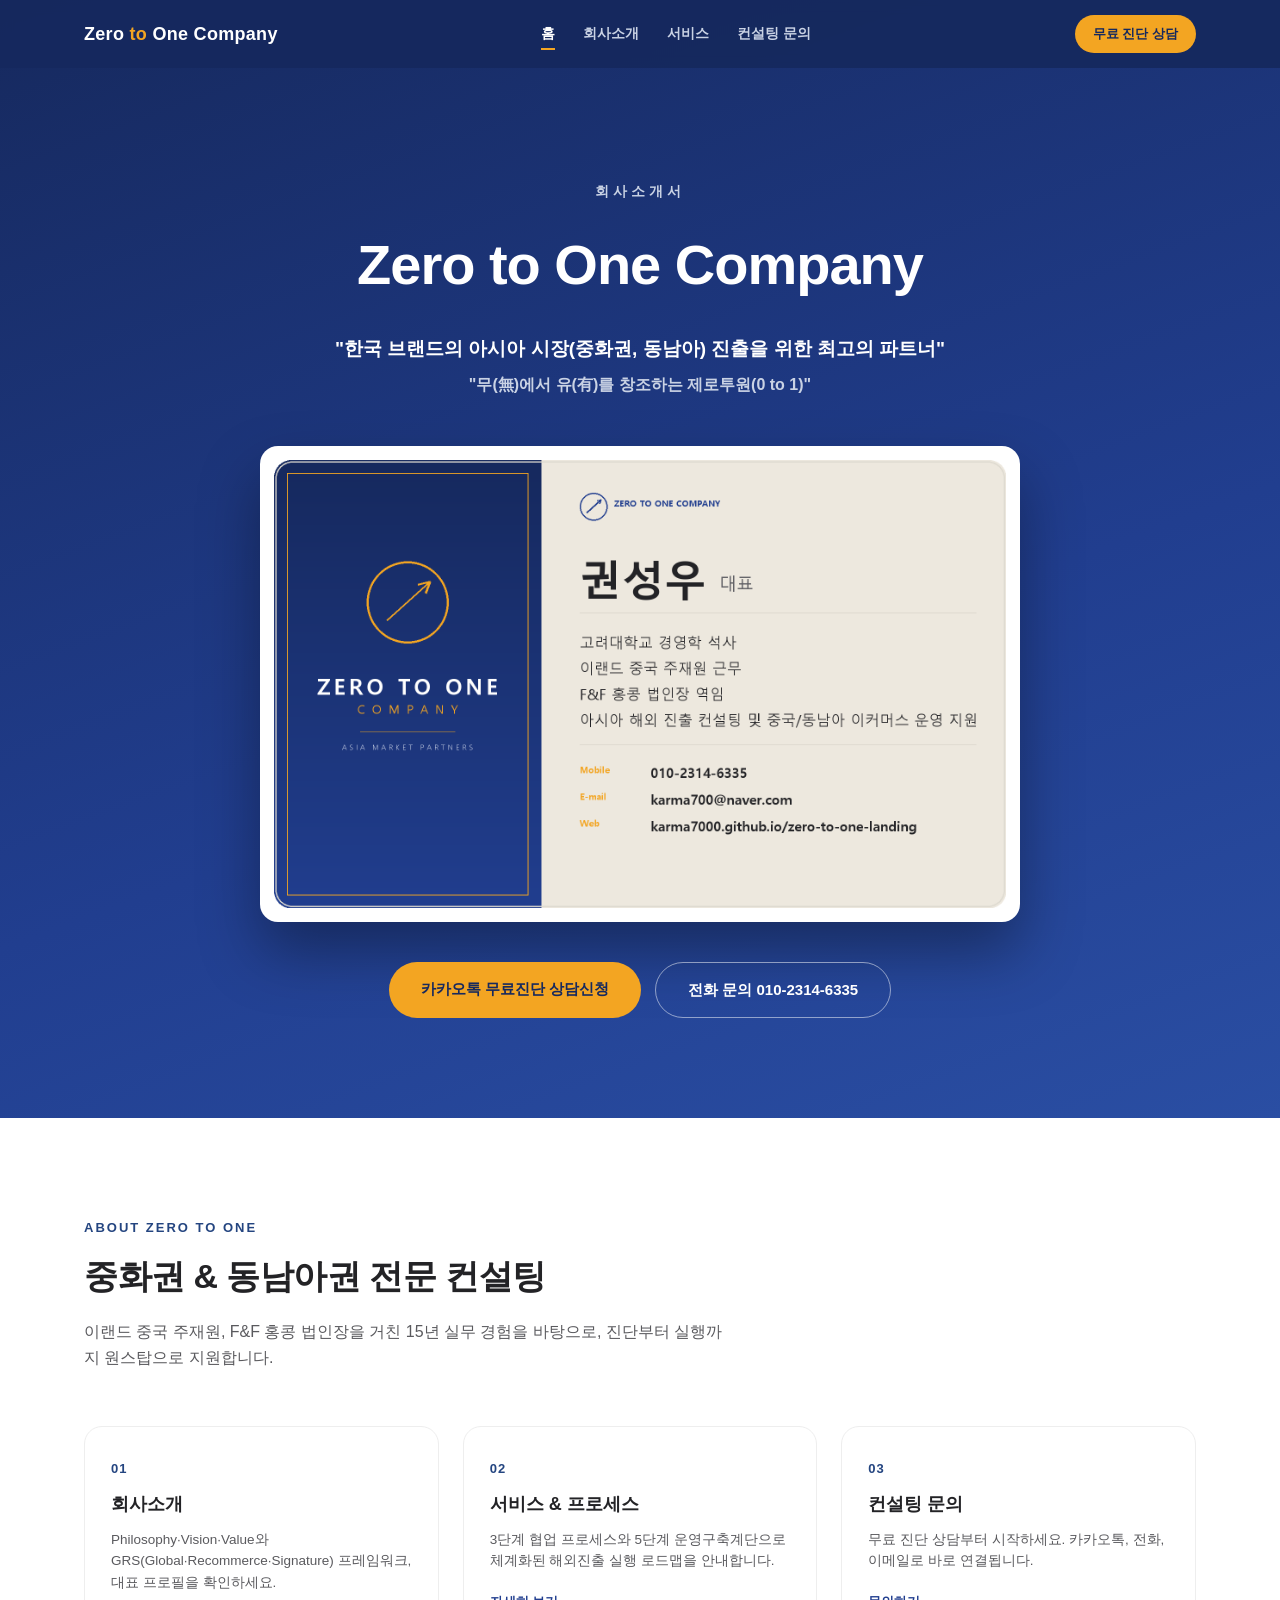
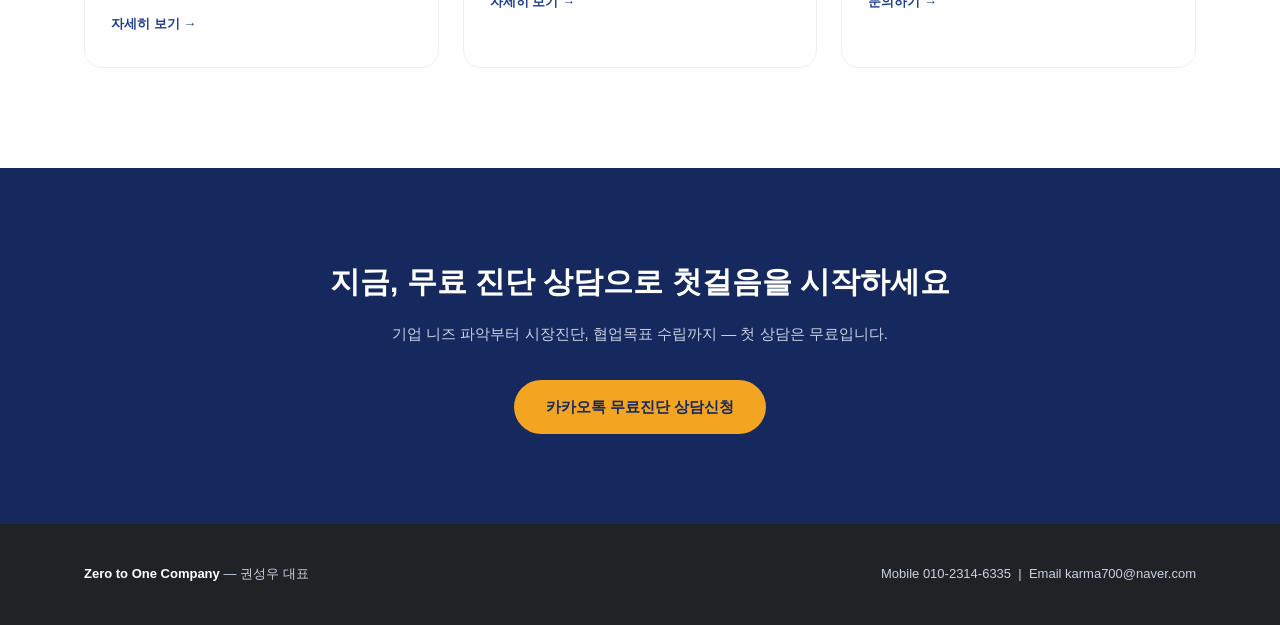
<file: index.html>
<!DOCTYPE html>
<html lang="ko">
<head>
<meta charset="UTF-8">
<meta name="viewport" content="width=device-width, initial-scale=1.0">
<title>Zero to One Company | 중화권·동남아 진출 컨설팅</title>
<link rel="stylesheet" href="assets/styles.css">
</head>
<body>

<nav class="nav">
  <div class="container">
    <div class="logo">Zero <span>to</span> One Company</div>
    <div class="nav-links">
      <a href="index.html" class="active">홈</a>
      <a href="about.html">회사소개</a>
      <a href="services.html">서비스</a>
      <a href="contact.html">컨설팅 문의</a>
    </div>
    <a class="nav-cta" href="https://open.kakao.com/o/sWDRY35h" target="_blank" rel="noopener">무료 진단 상담</a>
  </div>
</nav>

<!-- HERO -->
<header class="hero">
  <div class="container">
    <div class="eyebrow">회사소개서</div>
    <h1>Zero to One Company</h1>
    <p class="quote">"한국 브랜드의 아시아 시장(중화권, 동남아) 진출을 위한 최고의 파트너"</p>
    <p class="quote small">"무(無)에서 유(有)를 창조하는 제로투원(0 to 1)"</p>

    <div class="biz-card">
      <img src="assets/business-card-unified.png" alt="Zero to One Company 권성우 대표 명함">
    </div>

    <div class="hero-ctas">
      <a class="btn btn-primary" href="https://open.kakao.com/o/sWDRY35h" target="_blank" rel="noopener">카카오톡 무료진단 상담신청</a>
      <a class="btn btn-ghost" href="tel:010-2314-6335">전화 문의 010-2314-6335</a>
    </div>
  </div>
</header>

<!-- HIGHLIGHTS -->
<section class="highlights">
  <div class="container">
    <div class="eyebrow-dark">ABOUT ZERO TO ONE</div>
    <h2 class="section-title">중화권 & 동남아권 전문 컨설팅</h2>
    <p class="section-sub">이랜드 중국 주재원, F&F 홍콩 법인장을 거친 15년 실무 경험을 바탕으로, 진단부터 실행까지 원스탑으로 지원합니다.</p>

    <div class="highlight-grid">
      <div class="highlight-card">
        <div class="num">01</div>
        <h4>회사소개</h4>
        <p>Philosophy·Vision·Value와 GRS(Global·Recommerce·Signature) 프레임워크, 대표 프로필을 확인하세요.</p>
        <a class="link" href="about.html">자세히 보기 →</a>
      </div>
      <div class="highlight-card">
        <div class="num">02</div>
        <h4>서비스 & 프로세스</h4>
        <p>3단계 협업 프로세스와 5단계 운영구축계단으로 체계화된 해외진출 실행 로드맵을 안내합니다.</p>
        <a class="link" href="services.html">자세히 보기 →</a>
      </div>
      <div class="highlight-card">
        <div class="num">03</div>
        <h4>컨설팅 문의</h4>
        <p>무료 진단 상담부터 시작하세요. 카카오톡, 전화, 이메일로 바로 연결됩니다.</p>
        <a class="link" href="contact.html">문의하기 →</a>
      </div>
    </div>
  </div>
</section>

<!-- FINAL CTA -->
<div class="cta-final">
  <div class="container">
    <h3>지금, 무료 진단 상담으로 첫걸음을 시작하세요</h3>
    <p>기업 니즈 파악부터 시장진단, 협업목표 수립까지 — 첫 상담은 무료입니다.</p>
    <a class="btn btn-primary" href="https://open.kakao.com/o/sWDRY35h" target="_blank" rel="noopener">카카오톡 무료진단 상담신청</a>
  </div>
</div>

<footer>
  <div class="container footer-grid">
    <div><b>Zero to One Company</b> — 권성우 대표</div>
    <div>Mobile 010-2314-6335 &nbsp;|&nbsp; Email karma700@naver.com</div>
  </div>
</footer>

</body>
</html>
</file>
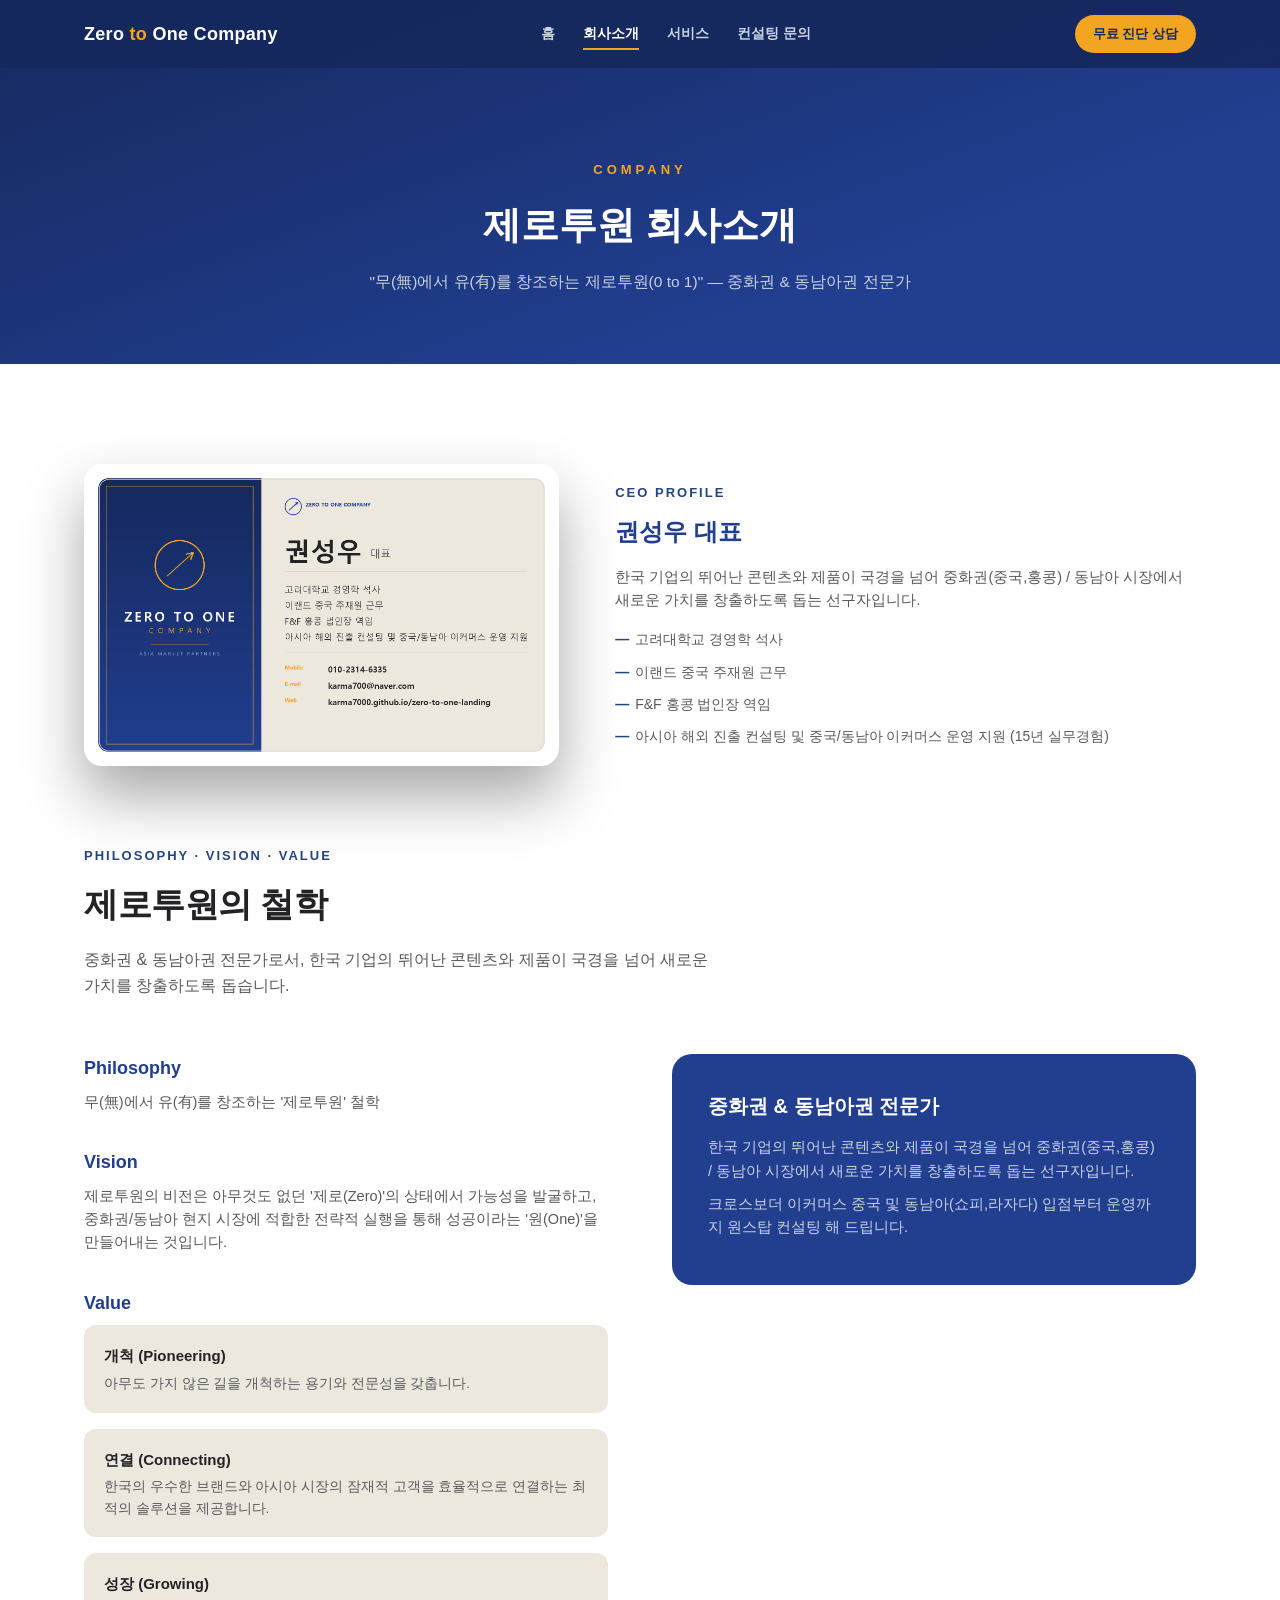
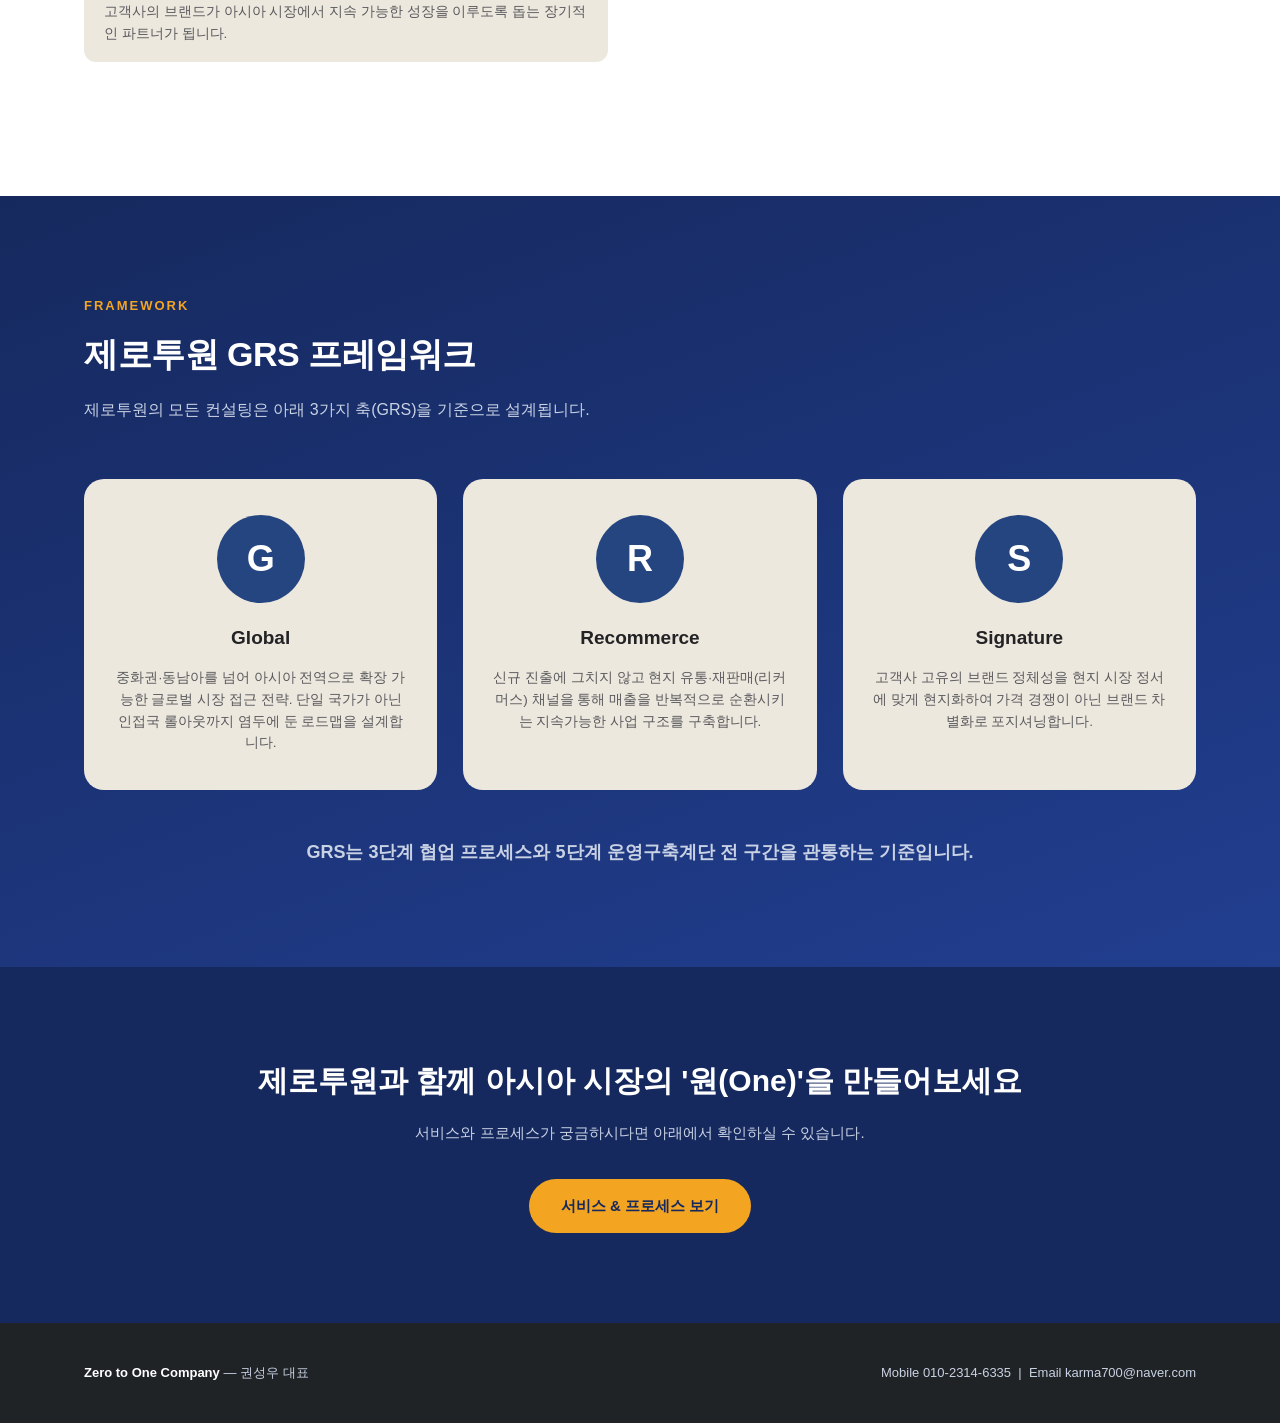
<file: about.html>
<!DOCTYPE html>
<html lang="ko">
<head>
<meta charset="UTF-8">
<meta name="viewport" content="width=device-width, initial-scale=1.0">
<title>회사소개 | Zero to One Company</title>
<link rel="stylesheet" href="assets/styles.css">
</head>
<body>

<nav class="nav">
  <div class="container">
    <div class="logo">Zero <span>to</span> One Company</div>
    <div class="nav-links">
      <a href="index.html">홈</a>
      <a href="about.html" class="active">회사소개</a>
      <a href="services.html">서비스</a>
      <a href="contact.html">컨설팅 문의</a>
    </div>
    <a class="nav-cta" href="https://open.kakao.com/o/sWDRY35h" target="_blank" rel="noopener">무료 진단 상담</a>
  </div>
</nav>

<header class="page-header">
  <div class="container">
    <div class="eyebrow">COMPANY</div>
    <h1>제로투원 회사소개</h1>
    <p>"무(無)에서 유(有)를 창조하는 제로투원(0 to 1)" — 중화권 & 동남아권 전문가</p>
  </div>
</header>

<!-- PROFILE -->
<section class="about">
  <div class="container">
    <div class="profile-grid">
      <div class="biz-card">
        <img src="assets/business-card-unified.png" alt="Zero to One Company 권성우 대표 명함">
      </div>
      <div>
        <div class="eyebrow-dark">CEO PROFILE</div>
        <h3>권성우 대표</h3>
        <p style="color:var(--mute-text);font-size:14.5px;">한국 기업의 뛰어난 콘텐츠와 제품이 국경을 넘어 중화권(중국,홍콩) / 동남아 시장에서 새로운 가치를 창출하도록 돕는 선구자입니다.</p>
        <ul class="profile-list">
          <li>고려대학교 경영학 석사</li>
          <li>이랜드 중국 주재원 근무</li>
          <li>F&F 홍콩 법인장 역임</li>
          <li>아시아 해외 진출 컨설팅 및 중국/동남아 이커머스 운영 지원 (15년 실무경험)</li>
        </ul>
      </div>
    </div>

    <div class="eyebrow-dark">PHILOSOPHY · VISION · VALUE</div>
    <h2 class="section-title">제로투원의 철학</h2>
    <p class="section-sub">중화권 & 동남아권 전문가로서, 한국 기업의 뛰어난 콘텐츠와 제품이 국경을 넘어 새로운 가치를 창출하도록 돕습니다.</p>

    <div class="about-grid">
      <div>
        <div class="pvv-item">
          <h4>Philosophy</h4>
          <p>무(無)에서 유(有)를 창조하는 '제로투원' 철학</p>
        </div>
        <div class="pvv-item">
          <h4>Vision</h4>
          <p>제로투원의 비전은 아무것도 없던 '제로(Zero)'의 상태에서 가능성을 발굴하고, 중화권/동남아 현지 시장에 적합한 전략적 실행을 통해 성공이라는 '원(One)'을 만들어내는 것입니다.</p>
        </div>
        <div class="pvv-item">
          <h4>Value</h4>
          <div class="value-list">
            <div class="value-card">
              <b>개척 (Pioneering)</b>
              <span>아무도 가지 않은 길을 개척하는 용기와 전문성을 갖춥니다.</span>
            </div>
            <div class="value-card">
              <b>연결 (Connecting)</b>
              <span>한국의 우수한 브랜드와 아시아 시장의 잠재적 고객을 효율적으로 연결하는 최적의 솔루션을 제공합니다.</span>
            </div>
            <div class="value-card">
              <b>성장 (Growing)</b>
              <span>고객사의 브랜드가 아시아 시장에서 지속 가능한 성장을 이루도록 돕는 장기적인 파트너가 됩니다.</span>
            </div>
          </div>
        </div>
      </div>

      <div>
        <div class="expert-box">
          <h4>중화권 & 동남아권 전문가</h4>
          <p>한국 기업의 뛰어난 콘텐츠와 제품이 국경을 넘어 중화권(중국,홍콩) / 동남아 시장에서 새로운 가치를 창출하도록 돕는 선구자입니다.</p>
          <p>크로스보더 이커머스 중국 및 동남아(쇼피,라자다) 입점부터 운영까지 원스탑 컨설팅 해 드립니다.</p>
        </div>
      </div>
    </div>
  </div>
</section>

<!-- GRS -->
<section class="grs">
  <div class="container">
    <div class="eyebrow-dark">FRAMEWORK</div>
    <h2 class="section-title">제로투원 GRS 프레임워크</h2>
    <p class="section-sub">제로투원의 모든 컨설팅은 아래 3가지 축(GRS)을 기준으로 설계됩니다.</p>

    <div class="grs-grid">
      <div class="grs-card">
        <div class="grs-circle">G</div>
        <h4>Global</h4>
        <p>중화권·동남아를 넘어 아시아 전역으로 확장 가능한 글로벌 시장 접근 전략. 단일 국가가 아닌 인접국 롤아웃까지 염두에 둔 로드맵을 설계합니다.</p>
      </div>
      <div class="grs-card">
        <div class="grs-circle">R</div>
        <h4>Recommerce</h4>
        <p>신규 진출에 그치지 않고 현지 유통·재판매(리커머스) 채널을 통해 매출을 반복적으로 순환시키는 지속가능한 사업 구조를 구축합니다.</p>
      </div>
      <div class="grs-card">
        <div class="grs-circle">S</div>
        <h4>Signature</h4>
        <p>고객사 고유의 브랜드 정체성을 현지 시장 정서에 맞게 현지화하여 가격 경쟁이 아닌 브랜드 차별화로 포지셔닝합니다.</p>
      </div>
    </div>

    <p class="grs-footer">GRS는 3단계 협업 프로세스와 5단계 운영구축계단 전 구간을 관통하는 기준입니다.</p>
  </div>
</section>

<div class="cta-final">
  <div class="container">
    <h3>제로투원과 함께 아시아 시장의 '원(One)'을 만들어보세요</h3>
    <p>서비스와 프로세스가 궁금하시다면 아래에서 확인하실 수 있습니다.</p>
    <a class="btn btn-primary" href="services.html">서비스 & 프로세스 보기</a>
  </div>
</div>

<footer>
  <div class="container footer-grid">
    <div><b>Zero to One Company</b> — 권성우 대표</div>
    <div>Mobile 010-2314-6335 &nbsp;|&nbsp; Email karma700@naver.com</div>
  </div>
</footer>

</body>
</html>
</file>
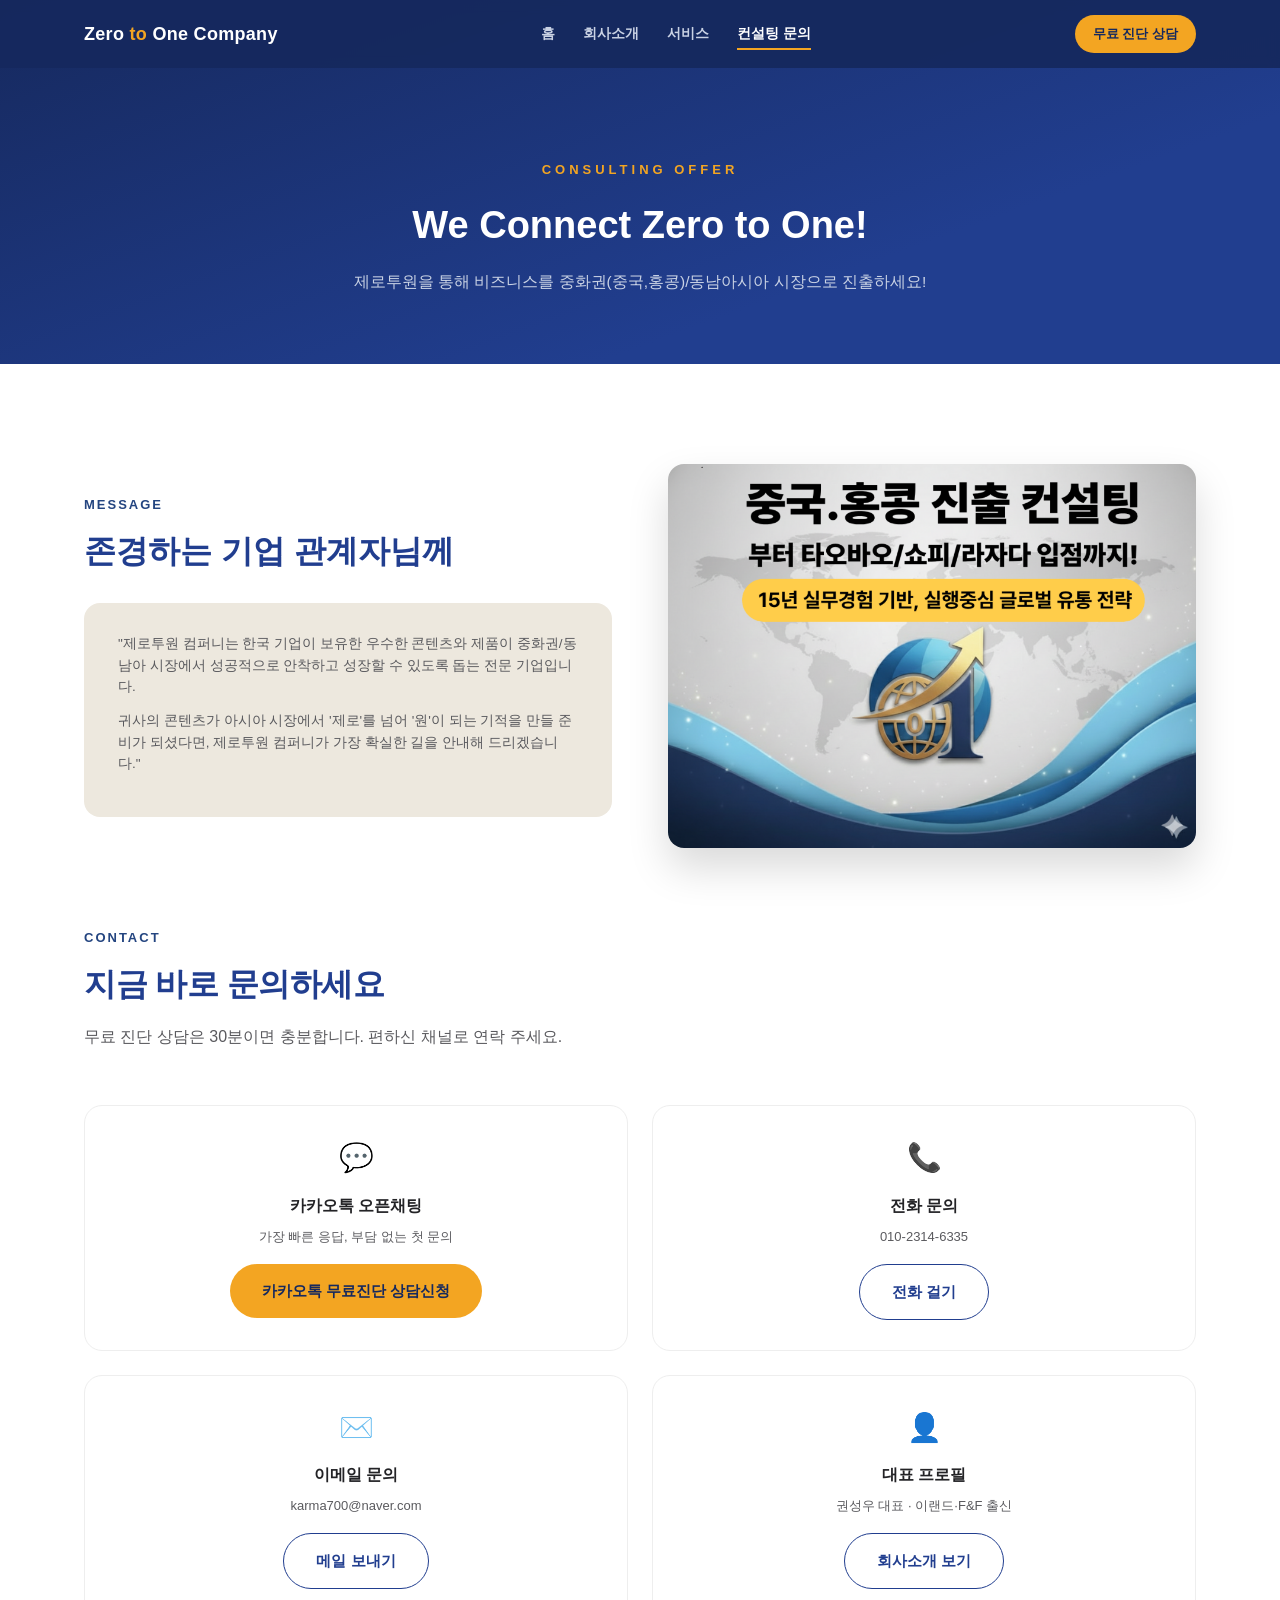
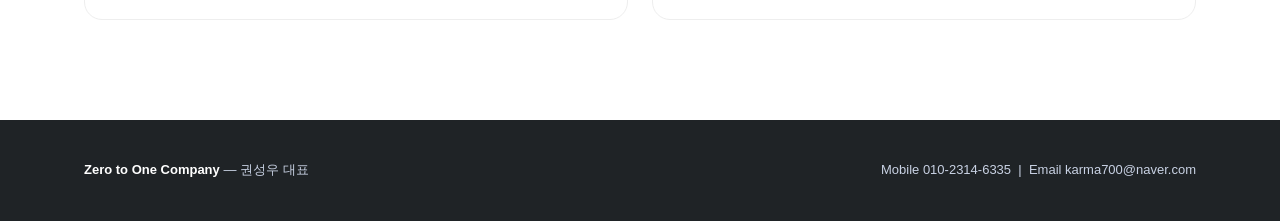
<file: contact.html>
<!DOCTYPE html>
<html lang="ko">
<head>
<meta charset="UTF-8">
<meta name="viewport" content="width=device-width, initial-scale=1.0">
<title>컨설팅 문의 | Zero to One Company</title>
<link rel="stylesheet" href="assets/styles.css">
</head>
<body>

<nav class="nav">
  <div class="container">
    <div class="logo">Zero <span>to</span> One Company</div>
    <div class="nav-links">
      <a href="index.html">홈</a>
      <a href="about.html">회사소개</a>
      <a href="services.html">서비스</a>
      <a href="contact.html" class="active">컨설팅 문의</a>
    </div>
    <a class="nav-cta" href="https://open.kakao.com/o/sWDRY35h" target="_blank" rel="noopener">무료 진단 상담</a>
  </div>
</nav>

<header class="page-header">
  <div class="container">
    <div class="eyebrow">CONSULTING OFFER</div>
    <h1>We Connect Zero to One!</h1>
    <p>제로투원을 통해 비즈니스를 중화권(중국,홍콩)/동남아시아 시장으로 진출하세요!</p>
  </div>
</header>

<!-- OFFER LETTER -->
<section class="offer">
  <div class="container">
    <div class="offer-grid">
      <div>
        <div class="eyebrow-dark">MESSAGE</div>
        <h2>존경하는 기업 관계자님께</h2>
        <div class="letter">
          <p>"제로투원 컴퍼니는 한국 기업이 보유한 우수한 콘텐츠와 제품이 중화권/동남아 시장에서 성공적으로 안착하고 성장할 수 있도록 돕는 전문 기업입니다.</p>
          <p>귀사의 콘텐츠가 아시아 시장에서 '제로'를 넘어 '원'이 되는 기적을 만들 준비가 되셨다면, 제로투원 컴퍼니가 가장 확실한 길을 안내해 드리겠습니다."</p>
        </div>
      </div>
      <div class="promo-img">
        <img src="assets/promo-banner.png" alt="중국·홍콩 진출 컨설팅 - 타오바오/쇼피/라자다 입점까지">
      </div>
    </div>

    <div class="eyebrow-dark" style="margin-top:80px;">CONTACT</div>
    <h2 class="section-title">지금 바로 문의하세요</h2>
    <p class="section-sub">무료 진단 상담은 30분이면 충분합니다. 편하신 채널로 연락 주세요.</p>

    <div class="contact-grid">
      <div class="contact-card">
        <div class="icon">💬</div>
        <h4>카카오톡 오픈채팅</h4>
        <p>가장 빠른 응답, 부담 없는 첫 문의</p>
        <a class="btn btn-primary" href="https://open.kakao.com/o/sWDRY35h" target="_blank" rel="noopener">카카오톡 무료진단 상담신청</a>
      </div>
      <div class="contact-card">
        <div class="icon">📞</div>
        <h4>전화 문의</h4>
        <p>010-2314-6335</p>
        <a class="btn btn-outline" href="tel:010-2314-6335">전화 걸기</a>
      </div>
      <div class="contact-card">
        <div class="icon">✉️</div>
        <h4>이메일 문의</h4>
        <p>karma700@naver.com</p>
        <a class="btn btn-outline" href="mailto:karma700@naver.com?subject=제로투원%20컨설팅%20문의">메일 보내기</a>
      </div>
      <div class="contact-card">
        <div class="icon">👤</div>
        <h4>대표 프로필</h4>
        <p>권성우 대표 · 이랜드·F&F 출신</p>
        <a class="btn btn-outline" href="about.html">회사소개 보기</a>
      </div>
    </div>
  </div>
</section>

<footer>
  <div class="container footer-grid">
    <div><b>Zero to One Company</b> — 권성우 대표</div>
    <div>Mobile 010-2314-6335 &nbsp;|&nbsp; Email karma700@naver.com</div>
  </div>
</footer>

</body>
</html>
</file>
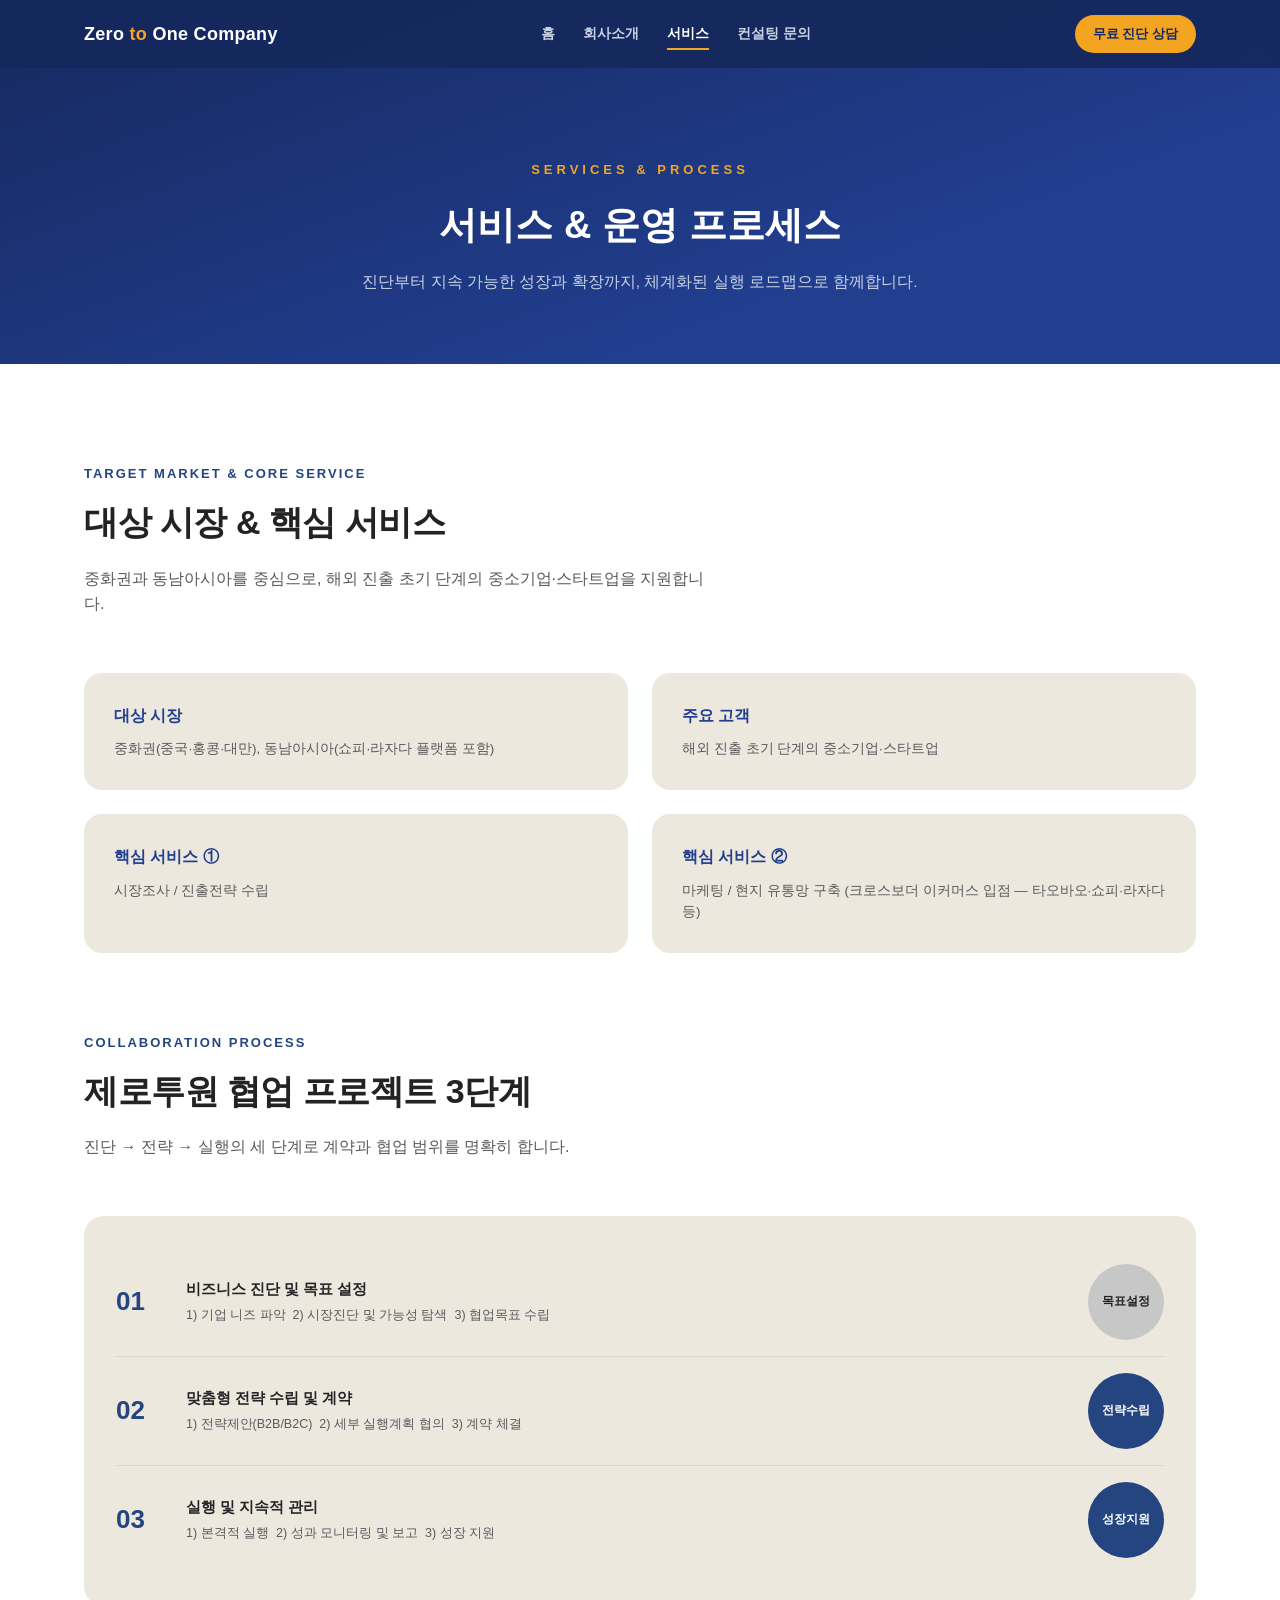
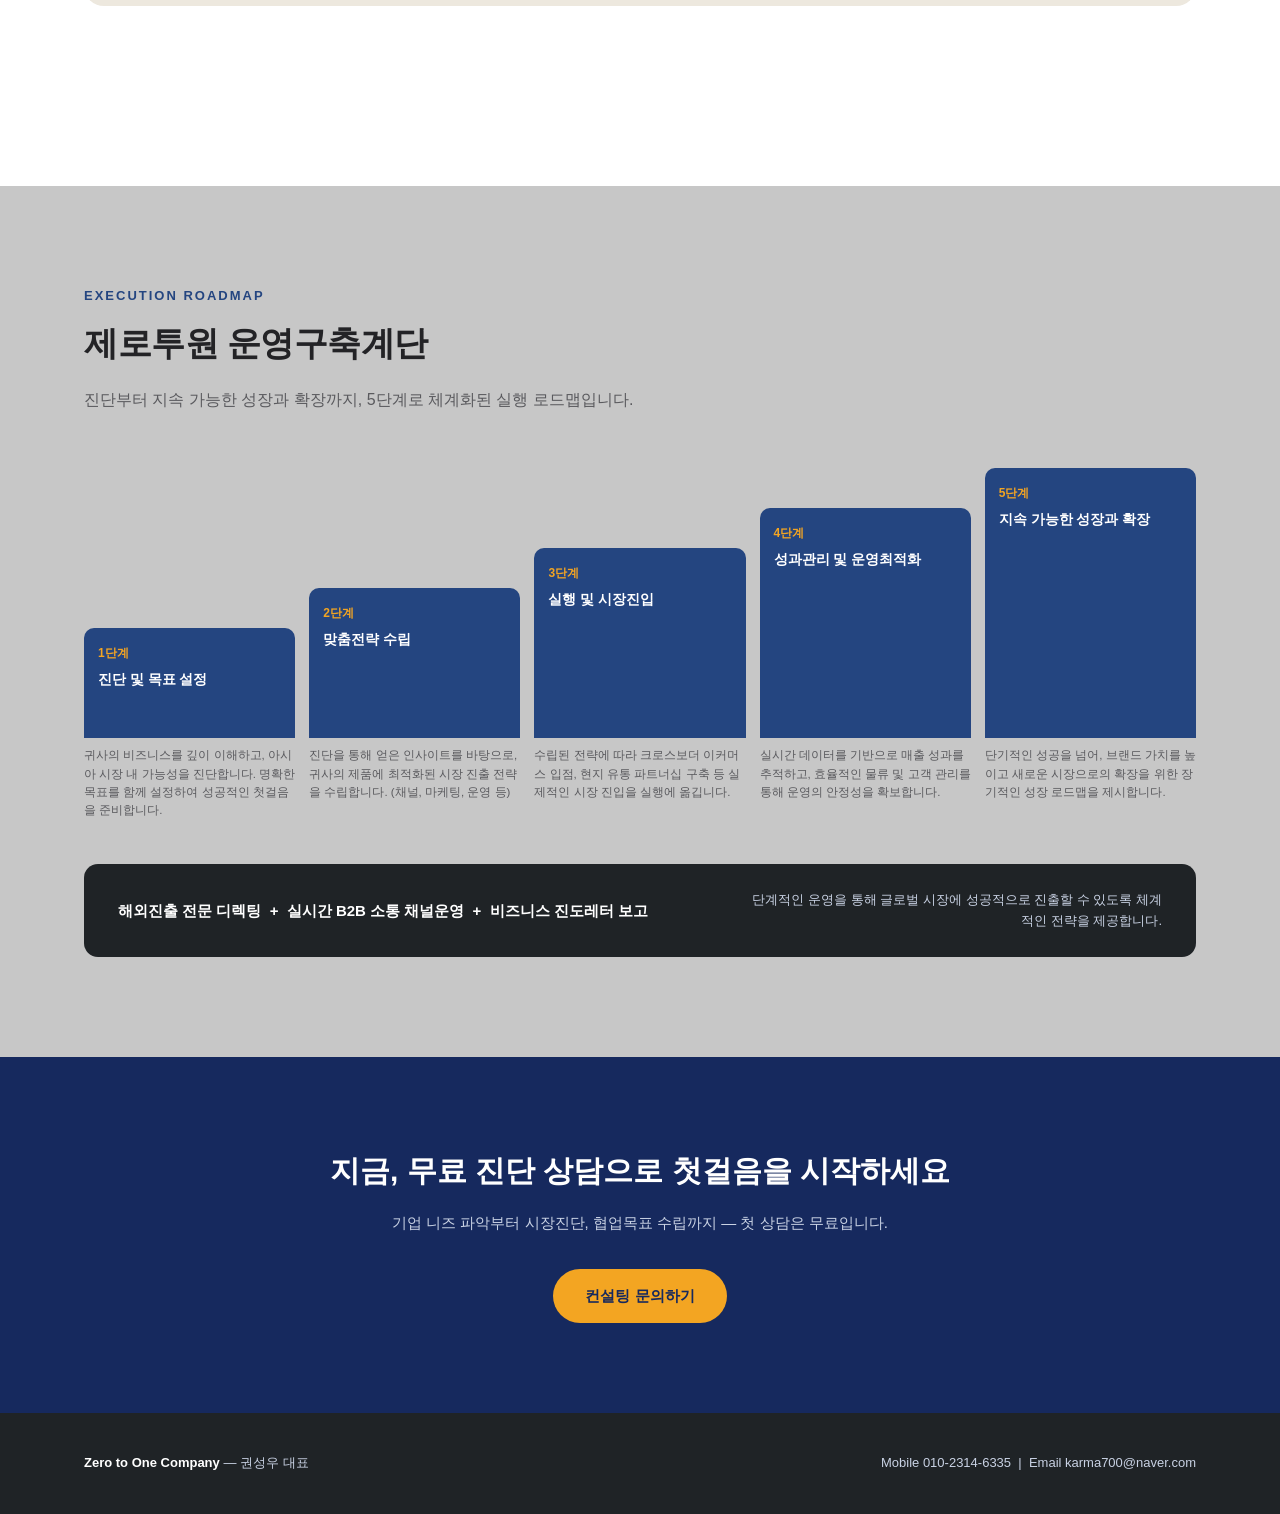
<file: services.html>
<!DOCTYPE html>
<html lang="ko">
<head>
<meta charset="UTF-8">
<meta name="viewport" content="width=device-width, initial-scale=1.0">
<title>서비스 & 프로세스 | Zero to One Company</title>
<link rel="stylesheet" href="assets/styles.css">
</head>
<body>

<nav class="nav">
  <div class="container">
    <div class="logo">Zero <span>to</span> One Company</div>
    <div class="nav-links">
      <a href="index.html">홈</a>
      <a href="about.html">회사소개</a>
      <a href="services.html" class="active">서비스</a>
      <a href="contact.html">컨설팅 문의</a>
    </div>
    <a class="nav-cta" href="https://open.kakao.com/o/sWDRY35h" target="_blank" rel="noopener">무료 진단 상담</a>
  </div>
</nav>

<header class="page-header">
  <div class="container">
    <div class="eyebrow">SERVICES & PROCESS</div>
    <h1>서비스 & 운영 프로세스</h1>
    <p>진단부터 지속 가능한 성장과 확장까지, 체계화된 실행 로드맵으로 함께합니다.</p>
  </div>
</header>

<!-- MARKET / SERVICE -->
<section class="about">
  <div class="container">
    <div class="eyebrow-dark">TARGET MARKET & CORE SERVICE</div>
    <h2 class="section-title">대상 시장 & 핵심 서비스</h2>
    <p class="section-sub">중화권과 동남아시아를 중심으로, 해외 진출 초기 단계의 중소기업·스타트업을 지원합니다.</p>

    <div class="market-grid">
      <div class="market-card">
        <h4>대상 시장</h4>
        <p>중화권(중국·홍콩·대만), 동남아시아(쇼피·라자다 플랫폼 포함)</p>
      </div>
      <div class="market-card">
        <h4>주요 고객</h4>
        <p>해외 진출 초기 단계의 중소기업·스타트업</p>
      </div>
      <div class="market-card">
        <h4>핵심 서비스 ①</h4>
        <p>시장조사 / 진출전략 수립</p>
      </div>
      <div class="market-card">
        <h4>핵심 서비스 ②</h4>
        <p>마케팅 / 현지 유통망 구축 (크로스보더 이커머스 입점 — 타오바오·쇼피·라자다 등)</p>
      </div>
    </div>

    <div class="eyebrow-dark">COLLABORATION PROCESS</div>
    <h2 class="section-title">제로투원 협업 프로젝트 3단계</h2>
    <p class="section-sub">진단 → 전략 → 실행의 세 단계로 계약과 협업 범위를 명확히 합니다.</p>

    <div class="process-box" style="margin-bottom:80px;">
      <div class="process-step">
        <div class="process-num">01</div>
        <div class="txt">
          <h5>비즈니스 진단 및 목표 설정</h5>
          <p>1) 기업 니즈 파악 &nbsp;2) 시장진단 및 가능성 탐색 &nbsp;3) 협업목표 수립</p>
        </div>
        <div class="process-tag" style="background:var(--gray-panel);color:var(--dark-text);">목표설정</div>
      </div>
      <div class="process-step">
        <div class="process-num">02</div>
        <div class="txt">
          <h5>맞춤형 전략 수립 및 계약</h5>
          <p>1) 전략제안(B2B/B2C) &nbsp;2) 세부 실행계획 협의 &nbsp;3) 계약 체결</p>
        </div>
        <div class="process-tag">전략수립</div>
      </div>
      <div class="process-step">
        <div class="process-num">03</div>
        <div class="txt">
          <h5>실행 및 지속적 관리</h5>
          <p>1) 본격적 실행 &nbsp;2) 성과 모니터링 및 보고 &nbsp;3) 성장 지원</p>
        </div>
        <div class="process-tag">성장지원</div>
      </div>
    </div>
  </div>
</section>

<!-- 5-STEP -->
<section class="steps5">
  <div class="container">
    <div class="eyebrow-dark">EXECUTION ROADMAP</div>
    <h2 class="section-title">제로투원 운영구축계단</h2>
    <p class="section-sub">진단부터 지속 가능한 성장과 확장까지, 5단계로 체계화된 실행 로드맵입니다.</p>

    <div class="steps5-track">
      <div class="step5-block" style="height:110px;"><div class="tag">1단계</div><div class="title">진단 및 목표 설정</div></div>
      <div class="step5-block" style="height:150px;"><div class="tag">2단계</div><div class="title">맞춤전략 수립</div></div>
      <div class="step5-block" style="height:190px;"><div class="tag">3단계</div><div class="title">실행 및 시장진입</div></div>
      <div class="step5-block" style="height:230px;"><div class="tag">4단계</div><div class="title">성과관리 및 운영최적화</div></div>
      <div class="step5-block" style="height:270px;"><div class="tag">5단계</div><div class="title">지속 가능한 성장과 확장</div></div>
    </div>
    <div class="steps5-desc">
      <p>귀사의 비즈니스를 깊이 이해하고, 아시아 시장 내 가능성을 진단합니다. 명확한 목표를 함께 설정하여 성공적인 첫걸음을 준비합니다.</p>
      <p>진단을 통해 얻은 인사이트를 바탕으로, 귀사의 제품에 최적화된 시장 진출 전략을 수립합니다. (채널, 마케팅, 운영 등)</p>
      <p>수립된 전략에 따라 크로스보더 이커머스 입점, 현지 유통 파트너십 구축 등 실제적인 시장 진입을 실행에 옮깁니다.</p>
      <p>실시간 데이터를 기반으로 매출 성과를 추적하고, 효율적인 물류 및 고객 관리를 통해 운영의 안정성을 확보합니다.</p>
      <p>단기적인 성공을 넘어, 브랜드 가치를 높이고 새로운 시장으로의 확장을 위한 장기적인 성장 로드맵을 제시합니다.</p>
    </div>

    <div class="steps5-band">
      <div class="left"><b>해외진출 전문 디렉팅 &nbsp;+&nbsp; 실시간 B2B 소통 채널운영 &nbsp;+&nbsp; 비즈니스 진도레터 보고</b></div>
      <div class="right">단계적인 운영을 통해 글로벌 시장에 성공적으로 진출할 수 있도록 체계적인 전략을 제공합니다.</div>
    </div>
  </div>
</section>

<div class="cta-final">
  <div class="container">
    <h3>지금, 무료 진단 상담으로 첫걸음을 시작하세요</h3>
    <p>기업 니즈 파악부터 시장진단, 협업목표 수립까지 — 첫 상담은 무료입니다.</p>
    <a class="btn btn-primary" href="contact.html">컨설팅 문의하기</a>
  </div>
</div>

<footer>
  <div class="container footer-grid">
    <div><b>Zero to One Company</b> — 권성우 대표</div>
    <div>Mobile 010-2314-6335 &nbsp;|&nbsp; Email karma700@naver.com</div>
  </div>
</footer>

</body>
</html>
</file>
<file: assets/styles.css>
:root{
  --navy:#213E8F;
  --navy-deep:#16295E;
  --accent:#244580;
  --cream:#EDE8DE;
  --gray-panel:#C7C7C7;
  --dark-text:#232326;
  --mute-text:#5A5A5E;
  --light-text:#C9D2E4;
  --white:#FFFFFF;
  --orange:#F3A522;
  --black-band:#1F2326;
}
*{box-sizing:border-box;margin:0;padding:0;}
html{scroll-behavior:smooth;}
body{
  font-family:"Pretendard","맑은 고딕","Malgun Gothic",sans-serif;
  color:var(--dark-text);
  line-height:1.6;
  background:var(--white);
}
a{text-decoration:none;color:inherit;}
.container{max-width:1160px;margin:0 auto;padding:0 24px;}
section{padding:100px 0;}

/* ---------- NAV ---------- */
.nav{
  position:fixed;top:0;left:0;right:0;z-index:100;
  background:rgba(22,41,94,0.94);
  backdrop-filter:blur(6px);
}
.nav .container{
  display:flex;align-items:center;justify-content:space-between;
  height:68px;
}
.nav .logo{color:var(--white);font-weight:800;font-size:18px;letter-spacing:0.3px;}
.nav .logo span{color:var(--orange);}
.nav-links{display:flex;gap:28px;}
.nav-links a{color:var(--light-text);font-size:14px;font-weight:600;transition:color .2s;padding:4px 0;}
.nav-links a:hover, .nav-links a.active{color:var(--white);border-bottom:2px solid var(--orange);}
.nav-cta{
  background:var(--orange);color:var(--navy-deep);
  padding:9px 18px;border-radius:24px;font-size:13px;font-weight:800;
  white-space:nowrap;
}

/* ---------- PAGE HEADER (sub pages) ---------- */
.page-header{
  background:linear-gradient(160deg,var(--navy-deep) 0%,var(--navy) 70%);
  color:var(--white);padding:160px 0 70px;text-align:center;
}
.page-header .eyebrow{letter-spacing:4px;color:var(--orange);font-size:13px;font-weight:800;margin-bottom:14px;}
.page-header h1{font-size:38px;font-weight:800;margin-bottom:14px;}
.page-header p{color:var(--light-text);font-size:15.5px;max-width:600px;margin:0 auto;}

/* ---------- HERO (home) ---------- */
.hero{
  background:linear-gradient(160deg,var(--navy-deep) 0%,var(--navy) 60%,#2a4ea3 100%);
  color:var(--white);
  padding:180px 0 100px;
  text-align:center;
}
.hero .eyebrow{
  letter-spacing:4px;color:var(--light-text);font-size:14px;font-weight:700;margin-bottom:18px;
}
.hero h1{
  font-size:56px;font-weight:800;margin-bottom:24px;letter-spacing:-1px;
}
.hero .quote{font-size:19px;font-weight:700;margin-bottom:8px;}
.hero .quote.small{font-size:16px;font-weight:600;color:var(--light-text);margin-bottom:48px;}

.biz-card{
  max-width:760px;margin:0 auto;background:var(--white);border-radius:18px;
  padding:14px;box-shadow:0 30px 60px rgba(0,0,0,0.35);
}
.biz-card img{width:100%;display:block;border-radius:10px;}

.hero-ctas{margin-top:40px;display:flex;gap:14px;justify-content:center;flex-wrap:wrap;}
.btn{
  display:inline-block;padding:15px 32px;border-radius:30px;font-weight:800;font-size:15px;
  transition:transform .15s, box-shadow .15s;
}
.btn-primary{background:var(--orange);color:var(--navy-deep);}
.btn-primary:hover{transform:translateY(-2px);box-shadow:0 10px 24px rgba(243,165,34,0.35);}
.btn-ghost{border:1.5px solid rgba(255,255,255,0.5);color:var(--white);}
.btn-ghost:hover{background:rgba(255,255,255,0.1);}
.btn-outline{border:1.5px solid var(--navy);color:var(--navy);}
.btn-outline:hover{background:var(--navy);color:var(--white);}

/* ---------- HIGHLIGHT CARDS (home) ---------- */
.highlights{background:var(--white);}
.highlight-grid{display:grid;grid-template-columns:repeat(3,1fr);gap:24px;margin-top:20px;}
.highlight-card{
  border:1px solid #eee;border-radius:18px;padding:32px 26px;transition:box-shadow .2s, transform .2s;
}
.highlight-card:hover{box-shadow:0 16px 32px rgba(33,62,143,0.12);transform:translateY(-4px);}
.highlight-card .num{color:var(--accent);font-weight:800;font-size:13px;letter-spacing:1px;margin-bottom:10px;}
.highlight-card h4{font-size:18px;font-weight:800;margin-bottom:10px;}
.highlight-card p{font-size:13.5px;color:var(--mute-text);margin-bottom:16px;}
.highlight-card .link{font-size:13px;font-weight:800;color:var(--navy);}

/* ---------- SECTION HEADINGS ---------- */
.eyebrow-dark{color:var(--accent);font-weight:800;letter-spacing:2px;font-size:13px;margin-bottom:10px;}
.section-title{font-size:34px;font-weight:800;margin-bottom:16px;letter-spacing:-0.5px;}
.section-sub{color:var(--mute-text);font-size:16px;max-width:640px;margin-bottom:56px;}

/* ---------- ABOUT (Philosophy/Vision/Value) ---------- */
.about{background:var(--white);}
.about-grid{
  display:grid;grid-template-columns:1fr 1fr;gap:64px;align-items:start;
}
.pvv-item{margin-bottom:34px;}
.pvv-item h4{font-size:18px;font-weight:800;color:var(--navy);margin-bottom:8px;}
.pvv-item p{color:var(--mute-text);font-size:14.5px;}
.value-list{display:grid;gap:16px;margin-top:8px;}
.value-card{
  background:var(--cream);border-radius:12px;padding:18px 20px;
}
.value-card b{color:var(--dark-text);font-size:15px;}
.value-card span{display:block;color:var(--mute-text);font-size:13.5px;margin-top:4px;}

.expert-box{
  background:var(--navy);color:var(--white);border-radius:20px;padding:36px;margin-bottom:32px;
}
.expert-box h4{font-size:20px;font-weight:800;margin-bottom:14px;}
.expert-box p{color:var(--light-text);font-size:14.5px;margin-bottom:10px;}

/* ---------- PROFILE (about page) ---------- */
.profile-grid{display:grid;grid-template-columns:0.9fr 1.1fr;gap:56px;align-items:center;margin-bottom:80px;}
.profile-grid .biz-card{margin:0;max-width:100%;}
.profile-grid h3{font-size:24px;font-weight:800;color:var(--navy);margin-bottom:14px;}
.profile-list{margin-top:16px;display:grid;gap:10px;}
.profile-list li{list-style:none;font-size:14px;color:var(--mute-text);padding-left:20px;position:relative;}
.profile-list li::before{content:"—";position:absolute;left:0;color:var(--accent);font-weight:800;}

.process-box{background:var(--cream);border-radius:20px;padding:32px;}
.process-box h4{font-size:18px;font-weight:800;margin-bottom:22px;}
.process-step{
  display:flex;align-items:center;gap:18px;padding:16px 0;border-top:1px solid rgba(0,0,0,0.08);
}
.process-step:first-of-type{border-top:none;}
.process-num{font-size:26px;font-weight:800;color:var(--accent);width:52px;flex-shrink:0;}
.process-step .txt h5{font-size:14.5px;font-weight:800;margin-bottom:4px;}
.process-step .txt p{font-size:12.5px;color:var(--mute-text);}
.process-tag{
  margin-left:auto;flex-shrink:0;width:76px;height:76px;border-radius:50%;
  background:var(--accent);color:var(--white);display:flex;align-items:center;justify-content:center;
  font-size:12px;font-weight:800;text-align:center;
}

/* ---------- GRS ---------- */
.grs{background:linear-gradient(160deg,var(--navy-deep) 0%,var(--navy) 100%);color:var(--white);}
.grs .section-title, .grs .eyebrow-dark{color:var(--white);}
.grs .eyebrow-dark{color:var(--orange);}
.grs .section-sub{color:var(--light-text);}
.grs-grid{display:grid;grid-template-columns:repeat(3,1fr);gap:26px;}
.grs-card{
  background:var(--cream);border-radius:20px;padding:36px 28px;color:var(--dark-text);text-align:center;
}
.grs-circle{
  width:88px;height:88px;border-radius:50%;background:var(--accent);color:var(--white);
  display:flex;align-items:center;justify-content:center;font-size:36px;font-weight:800;
  margin:0 auto 20px;
}
.grs-card h4{font-size:19px;font-weight:800;margin-bottom:14px;}
.grs-card p{font-size:13.5px;color:var(--mute-text);}
.grs-footer{
  margin-top:48px;text-align:center;font-size:18px;font-weight:800;color:var(--light-text);
}

/* ---------- 5-STEP ---------- */
.steps5{background:var(--gray-panel);}
.steps5-track{display:grid;grid-template-columns:repeat(5,1fr);gap:14px;align-items:end;margin-bottom:8px;}
.step5-block{
  background:var(--accent);color:var(--white);border-radius:10px 10px 0 0;padding:16px 14px;
}
.step5-block .tag{color:var(--orange);font-weight:800;font-size:12px;margin-bottom:8px;}
.step5-block .title{font-size:13.5px;font-weight:800;line-height:1.3;}
.steps5-desc{display:grid;grid-template-columns:repeat(5,1fr);gap:14px;}
.steps5-desc p{font-size:11.5px;color:var(--mute-text);}
.steps5-band{
  margin-top:44px;background:var(--black-band);color:var(--white);border-radius:14px;
  padding:26px 34px;display:flex;justify-content:space-between;align-items:center;flex-wrap:wrap;gap:16px;
}
.steps5-band .left b{font-size:15px;}
.steps5-band .right{color:var(--light-text);font-size:13px;max-width:420px;text-align:right;}

/* ---------- MARKET / SERVICE CARDS ---------- */
.market-grid{display:grid;grid-template-columns:repeat(2,1fr);gap:24px;margin-bottom:80px;}
.market-card{background:var(--cream);border-radius:18px;padding:30px;}
.market-card h4{font-size:16px;font-weight:800;color:var(--navy);margin-bottom:10px;}
.market-card p{font-size:13.5px;color:var(--mute-text);}
.market-card ul{margin-top:10px;padding-left:18px;}
.market-card li{font-size:13px;color:var(--mute-text);margin-bottom:4px;}

/* ---------- OFFER / CTA ---------- */
.offer{background:var(--white);}
.offer-grid{display:grid;grid-template-columns:1fr 1fr;gap:56px;align-items:center;}
.offer h2{font-size:32px;font-weight:800;color:var(--navy);margin-bottom:14px;}
.offer .lead{font-size:15.5px;color:var(--dark-text);margin-bottom:26px;}
.promo-img{border-radius:16px;overflow:hidden;box-shadow:0 20px 40px rgba(0,0,0,0.15);}
.promo-img img{width:100%;display:block;}
.letter{background:var(--cream);border-radius:16px;padding:30px 34px;margin-top:26px;}
.letter p{font-size:13.5px;color:var(--mute-text);margin-bottom:12px;}
.letter b{color:var(--dark-text);}

.contact-grid{display:grid;grid-template-columns:1fr 1fr;gap:24px;margin-top:40px;}
.contact-card{border:1px solid #eee;border-radius:18px;padding:30px;text-align:center;}
.contact-card .icon{font-size:28px;margin-bottom:12px;}
.contact-card h4{font-size:16px;font-weight:800;margin-bottom:8px;}
.contact-card p{font-size:13px;color:var(--mute-text);margin-bottom:16px;}

.cta-final{
  background:var(--navy-deep);color:var(--white);text-align:center;padding:90px 0;
}
.cta-final h3{font-size:30px;font-weight:800;margin-bottom:16px;}
.cta-final p{color:var(--light-text);margin-bottom:34px;font-size:15px;}

footer{background:var(--black-band);color:var(--light-text);padding:40px 0;font-size:13px;}
.footer-grid{display:flex;justify-content:space-between;flex-wrap:wrap;gap:16px;}
.footer-grid b{color:var(--white);}

@media(max-width:860px){
  .hero h1{font-size:36px;}
  .page-header h1{font-size:28px;}
  .about-grid, .profile-grid, .market-grid, .offer-grid, .contact-grid{grid-template-columns:1fr;}
  .grs-grid{grid-template-columns:1fr;}
  .highlight-grid{grid-template-columns:1fr;}
  .steps5-track,.steps5-desc{grid-template-columns:1fr;}
  .nav-links{display:none;}
  section{padding:64px 0;}
}
</file>
